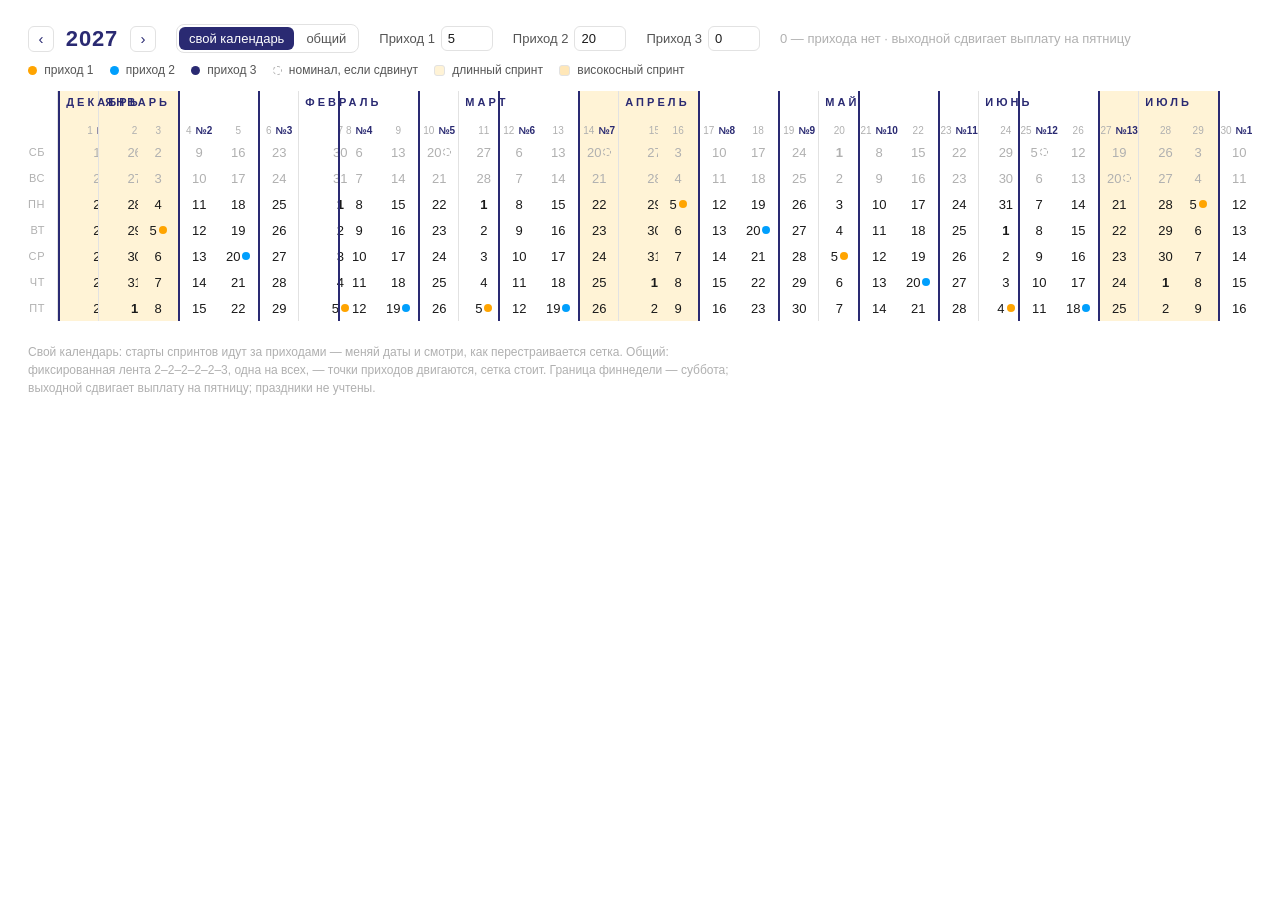
<file: prototypes/linear-calendar/index.html>
<!DOCTYPE html>
<html lang="ru">
<head>
<meta charset="UTF-8">
<meta name="viewport" content="width=device-width, initial-scale=1.0">
<title>Линейный календарь · фиксированная лента спринтов</title>
<link rel="stylesheet" href="style.css">
</head>
<body>
<header class="controls">
  <div class="year-box">
    <button id="yearPrev" class="year-btn" aria-label="Предыдущий год">‹</button>
    <span id="yearLabel" class="year-label">2027</span>
    <button id="yearNext" class="year-btn" aria-label="Следующий год">›</button>
  </div>
  <div class="mode-box">
    <label class="mode"><input type="radio" name="mode" value="own" checked> свой календарь</label>
    <label class="mode"><input type="radio" name="mode" value="common"> общий</label>
  </div>
  <label>Приход 1 <input id="p1" type="number" min="0" max="28" value="5"></label>
  <label>Приход 2 <input id="p2" type="number" min="0" max="28" value="20"></label>
  <label>Приход 3 <input id="p3" type="number" min="0" max="28" value="0"></label>
  <span class="hint">0 — прихода нет · выходной сдвигает выплату на пятницу</span>
</header>

<div class="legend">
  <span><i class="dot d1"></i> приход 1</span>
  <span><i class="dot d2"></i> приход 2</span>
  <span><i class="dot d3"></i> приход 3</span>
  <span><i class="dot dn"></i> номинал, если сдвинут</span>
  <span><i class="swatch long"></i> длинный спринт</span>
  <span><i class="swatch leap"></i> високосный спринт</span>
</div>

<main class="strip-wrap">
  <div id="strip" class="strip"></div>
</main>

<footer class="note">
  Свой календарь: старты спринтов идут за приходами — меняй даты и смотри, как перестраивается сетка.
  Общий: фиксированная лента 2–2–2–2–2–3, одна на всех, — точки приходов двигаются, сетка стоит.
  Граница финнедели — суббота; выходной сдвигает выплату на пятницу; праздники не учтены.
</footer>

<script src="script.js"></script>
</body>
</html>
</file>
<file: prototypes/linear-calendar/style.css>
:root {
  --navy: #2A2A72;
  --blue: #009FFD;
  --orange: #FFA400;
  --green: #A8CC7B;
  --bg: #FFFFFF;
  --tint: #EAF6FF;
  --long: #FFF3D6;
  --leap: #FFE7B8;
  --ink: #1A1A1A;
  --muted: #B0B0B0;
  --line: #E2E2E2;
  --col: 40px;
}

* { box-sizing: border-box; margin: 0; padding: 0; }

body {
  font-family: "SF Pro Text", -apple-system, "Segoe UI", Roboto, sans-serif;
  background: var(--bg);
  color: var(--ink);
  padding: 24px 28px;
}

/* ── управление ─────────────────────────── */
.controls {
  display: flex;
  align-items: center;
  gap: 20px;
  flex-wrap: wrap;
  margin-bottom: 10px;
  font-size: 13px;
  color: #555;
}
.year-box { display: flex; align-items: center; gap: 6px; }
.year-label {
  font-size: 22px;
  font-weight: 700;
  letter-spacing: 0.04em;
  color: var(--navy);
  min-width: 64px;
  text-align: center;
}
.year-btn {
  border: 1px solid var(--line);
  background: var(--bg);
  color: var(--navy);
  width: 26px; height: 26px;
  border-radius: 6px;
  font-size: 15px;
  cursor: pointer;
}
.year-btn:hover { background: var(--tint); }
.mode-box {
  display: flex; gap: 2px;
  border: 1px solid var(--line);
  border-radius: 8px;
  padding: 2px;
}
.mode {
  padding: 4px 10px;
  border-radius: 6px;
  cursor: pointer;
  color: #555;
}
.mode:has(input:checked) { background: var(--navy); color: #fff; }
.mode input { display: none; }
.week.short { background: var(--tint); }
.controls label { display: flex; align-items: center; gap: 6px; }
.controls input {
  width: 52px;
  padding: 4px 6px;
  border: 1px solid var(--line);
  border-radius: 6px;
  font: inherit;
  color: var(--ink);
}
.hint { color: var(--muted); }

/* ── легенда ────────────────────────────── */
.legend {
  display: flex;
  gap: 16px;
  flex-wrap: wrap;
  font-size: 12px;
  color: #555;
  margin-bottom: 14px;
}
.dot {
  display: inline-block;
  width: 9px; height: 9px;
  border-radius: 50%;
  vertical-align: -1px;
  margin-right: 4px;
}
.d1 { background: var(--orange); }
.d2 { background: var(--blue); }
.d3 { background: var(--navy); }
.dn { border: 1.5px dashed var(--muted); }
.swatch {
  display: inline-block;
  width: 11px; height: 11px;
  border-radius: 3px;
  vertical-align: -2px;
  margin-right: 4px;
  border: 1px solid var(--line);
}
.swatch.long { background: var(--long); }
.swatch.leap { background: var(--leap); }
.swatch.short { background: var(--tint); }

/* ── полоса ─────────────────────────────── */
.strip-wrap { overflow-x: auto; padding-bottom: 8px; }
.strip { display: inline-flex; align-items: stretch; }

/* левая колонка с днями недели */
.gutter {
  display: grid;
  grid-template-rows: 22px 26px repeat(7, 26px);
  position: sticky;
  left: 0;
  background: var(--bg);
  z-index: 3;
  padding-right: 8px;
  border-right: 1px solid var(--line);
}
.gutter .cell {
  font-size: 11px;
  color: var(--muted);
  display: flex;
  align-items: center;
  justify-content: flex-end;
  padding-right: 4px;
  letter-spacing: 0.06em;
}

/* колонка-неделя */
.week {
  display: grid;
  grid-template-rows: 22px 26px repeat(7, 26px);
  width: var(--col);
  position: relative;
}
.week.sprint-start { border-left: 2px solid var(--navy); }
.week.month-start:not(.sprint-start) { border-left: 1px solid var(--line); }
.week.long { background: var(--long); }
.week.leap { background: var(--leap); }

/* строка месяца */
.mname {
  font-size: 11px;
  font-weight: 600;
  letter-spacing: 0.28em;
  color: var(--navy);
  white-space: nowrap;
  overflow: visible;
  display: flex;
  align-items: center;
  padding-left: 6px;
  position: relative;
  z-index: 2;
}

/* строка номеров: номер финнедели + номер спринта */
.wnum {
  font-size: 10px;
  color: var(--muted);
  display: flex;
  align-items: flex-end;
  justify-content: center;
  padding-bottom: 3px;
  gap: 4px;
}
.snum {
  color: var(--navy);
  font-weight: 700;
}

/* клетка дня */
.day {
  font-size: 13px;
  display: flex;
  align-items: center;
  justify-content: center;
  gap: 2px;
  position: relative;
  font-variant-numeric: tabular-nums;
}
.day.weekend { color: var(--muted); }
.day.first { font-weight: 700; }
.day .pd {
  width: 8px; height: 8px;
  border-radius: 50%;
  flex: none;
}
.pd.c1 { background: var(--orange); }
.pd.c2 { background: var(--blue); }
.pd.c3 { background: var(--navy); }
.pd.nom { border: 1.5px dashed var(--muted); background: transparent; }

.note {
  margin-top: 14px;
  font-size: 12px;
  color: var(--muted);
  max-width: 720px;
  line-height: 1.5;
}

@media print {
  .controls, .legend, .note { display: none; }
  body { padding: 0; }
  .strip-wrap { overflow: visible; }
}
</file>
